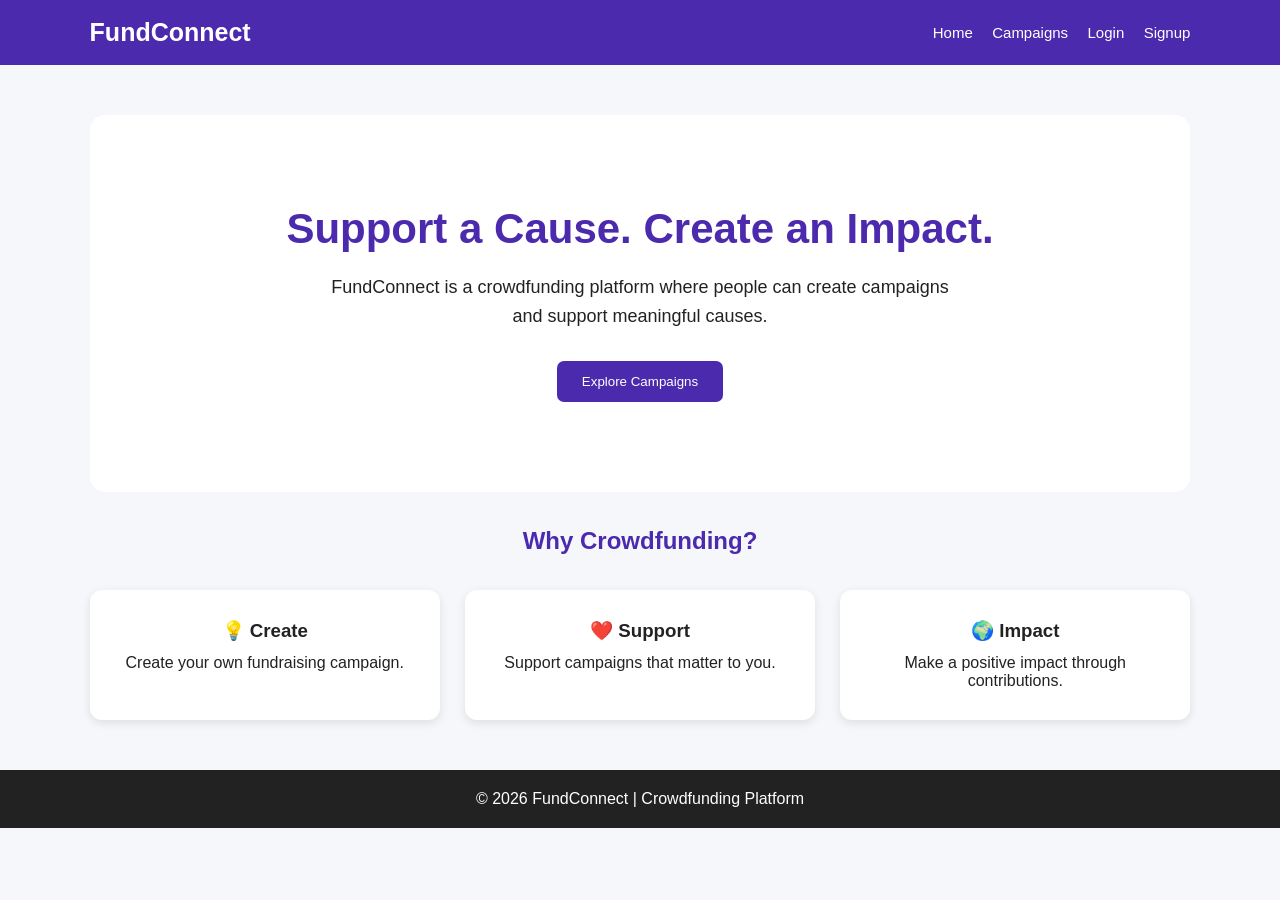
<file: index.html>
<!DOCTYPE html>
<html lang="en">
<head>
    <meta charset="UTF-8">
    <meta name="viewport" content="width=device-width, initial-scale=1.0">
    <title>Crowdfunding Platform</title>
    <link rel="stylesheet" href="style.css">
</head>

<body>

<!-- NAVBAR -->
<nav>
    <h2>FundConnect</h2>

    <div>
        <button onclick="showPage('home')">Home</button>
        <button onclick="showPage('campaigns')">Campaigns</button>
        <button onclick="showPage('login')">Login</button>
        <button onclick="showPage('signup')">Signup</button>
    </div>
</nav>


<!-- HOME -->
<section id="home" class="page active">
    <div class="hero">
        <h1>Support a Cause. Create an Impact.</h1>
        <p>
            FundConnect is a crowdfunding platform where people can
            create campaigns and support meaningful causes.
        </p>

        <button class="main-btn" onclick="showPage('campaigns')">
            Explore Campaigns
        </button>
    </div>

    <h2 class="section-title">Why Crowdfunding?</h2>

    <div class="features">
        <div class="feature">
            <h3>💡 Create</h3>
            <p>Create your own fundraising campaign.</p>
        </div>

        <div class="feature">
            <h3>❤️ Support</h3>
            <p>Support campaigns that matter to you.</p>
        </div>

        <div class="feature">
            <h3>🌍 Impact</h3>
            <p>Make a positive impact through contributions.</p>
        </div>
    </div>
</section>


<!-- SIGNUP -->
<section id="signup" class="page">
    <div class="form-box">
        <h2>Create Account</h2>

        <input type="text" id="signupName" placeholder="Full Name">
        <input type="email" id="signupEmail" placeholder="Email">
        <input type="password" id="signupPassword" placeholder="Password">

        <select id="signupRole">
            <option value="user">User</option>
            <option value="admin">Admin</option>
        </select>

        <button onclick="signup()">Signup</button>

        <p>
            Already have an account?
            <span onclick="showPage('login')">Login</span>
        </p>
    </div>
</section>


<!-- LOGIN -->
<section id="login" class="page">
    <div class="form-box">
        <h2>Login</h2>

        <input type="email" id="loginEmail" placeholder="Email">
        <input type="password" id="loginPassword" placeholder="Password">

        <button onclick="login()">Login</button>

        <p>
            Don't have an account?
            <span onclick="showPage('signup')">Signup</span>
        </p>
    </div>
</section>


<!-- CAMPAIGNS -->
<section id="campaigns" class="page">
    <h2 class="section-title">Available Campaigns</h2>

    <div id="campaignContainer" class="campaign-grid">
        <!-- Campaigns will appear here -->
    </div>
</section>


<!-- USER DASHBOARD -->
<section id="userDashboard" class="page">

    <h1>User Dashboard</h1>

    <div class="dashboard-cards">

        <div class="dashboard-card">
            <h3>My Campaigns</h3>
            <p id="myCampaignCount">0</p>
        </div>

        <div class="dashboard-card">
            <h3>My Donations</h3>
            <p id="myDonationCount">0</p>
        </div>

    </div>

    <div class="dashboard-buttons">
        <button onclick="showPage('createCampaign')">
            Create Campaign
        </button>

        <button onclick="showPage('campaigns')">
            Browse Campaigns
        </button>

        <button onclick="logout()">
            Logout
        </button>
    </div>

</section>


<!-- CREATE CAMPAIGN -->
<section id="createCampaign" class="page">

    <div class="form-box">

        <h2>Create Campaign</h2>

        <input type="text"
               id="campaignTitle"
               placeholder="Campaign Title">

        <textarea
            id="campaignDescription"
            placeholder="Campaign Description"></textarea>

        <input type="number"
               id="campaignTarget"
               placeholder="Target Amount">

        <input type="date"
               id="campaignDeadline">

        <button onclick="createCampaign()">
            Create Campaign
        </button>

    </div>

</section>


<!-- ADMIN DASHBOARD -->
<section id="adminDashboard" class="page">

    <h1>Admin Dashboard</h1>

    <div class="dashboard-cards">

        <div class="dashboard-card">
            <h3>Total Users</h3>
            <p id="totalUsers">0</p>
        </div>

        <div class="dashboard-card">
            <h3>Total Campaigns</h3>
            <p id="totalCampaigns">0</p>
        </div>

        <div class="dashboard-card">
            <h3>Total Donations</h3>
            <p id="totalDonations">₹0</p>
        </div>

    </div>

    <h2>Manage Campaigns</h2>

    <div id="adminCampaigns"></div>

    <button onclick="logout()">Logout</button>

</section>


<footer>
    <p>© 2026 FundConnect | Crowdfunding Platform</p>
</footer>


<script src="script.js"></script>

</body>
</html>
</file>
<file: style.css>
* {
    margin: 0;
    padding: 0;
    box-sizing: border-box;
    font-family: Arial, sans-serif;
}

body {
    background: #f5f7fb;
    color: #222;
}

/* NAVBAR */

nav {
    background: #4b2aad;
    color: white;
    padding: 18px 7%;
    display: flex;
    justify-content: space-between;
    align-items: center;
}

nav h2 {
    font-size: 25px;
}

nav button {
    background: transparent;
    color: white;
    border: none;
    margin-left: 15px;
    cursor: pointer;
    font-size: 15px;
}

nav button:hover {
    text-decoration: underline;
}


/* PAGE */

.page {
    display: none;
    padding: 50px 7%;
    min-height: 75vh;
}

.page.active {
    display: block;
}


/* HERO */

.hero {
    text-align: center;
    padding: 90px 20px;
    background: white;
    border-radius: 15px;
}

.hero h1 {
    font-size: 42px;
    color: #4b2aad;
    margin-bottom: 20px;
}

.hero p {
    max-width: 650px;
    margin: auto;
    font-size: 18px;
    line-height: 1.6;
}

.main-btn {
    margin-top: 30px;
    padding: 13px 25px;
    background: #4b2aad;
    color: white;
    border: none;
    border-radius: 7px;
    cursor: pointer;
}


/* SECTION */

.section-title {
    text-align: center;
    margin: 35px 0;
    color: #4b2aad;
}


/* FEATURES */

.features {
    display: grid;
    grid-template-columns: repeat(3, 1fr);
    gap: 25px;
}

.feature {
    background: white;
    padding: 30px;
    border-radius: 12px;
    text-align: center;
    box-shadow: 0 3px 10px rgba(0,0,0,0.1);
}

.feature h3 {
    margin-bottom: 12px;
}


/* FORM */

.form-box {
    width: 400px;
    max-width: 100%;
    margin: auto;
    background: white;
    padding: 35px;
    border-radius: 12px;
    box-shadow: 0 3px 12px rgba(0,0,0,0.12);
}

.form-box h2 {
    text-align: center;
    color: #4b2aad;
    margin-bottom: 25px;
}

.form-box input,
.form-box textarea,
.form-box select {
    width: 100%;
    padding: 12px;
    margin-bottom: 15px;
    border: 1px solid #ccc;
    border-radius: 6px;
}

.form-box textarea {
    height: 100px;
    resize: none;
}

.form-box button {
    width: 100%;
    padding: 12px;
    background: #4b2aad;
    color: white;
    border: none;
    border-radius: 6px;
    cursor: pointer;
}

.form-box p {
    text-align: center;
    margin-top: 15px;
}

.form-box span {
    color: #4b2aad;
    cursor: pointer;
    font-weight: bold;
}


/* CAMPAIGNS */

.campaign-grid {
    display: grid;
    grid-template-columns: repeat(3, 1fr);
    gap: 25px;
}

.campaign-card {
    background: white;
    padding: 25px;
    border-radius: 12px;
    box-shadow: 0 3px 10px rgba(0,0,0,0.1);
}

.campaign-card h3 {
    color: #4b2aad;
    margin-bottom: 10px;
}

.campaign-card p {
    margin: 8px 0;
}

.campaign-card button {
    width: 100%;
    margin-top: 15px;
    padding: 10px;
    border: none;
    background: #4b2aad;
    color: white;
    border-radius: 6px;
    cursor: pointer;
}


/* DASHBOARD */

.dashboard-cards {
    display: grid;
    grid-template-columns: repeat(3, 1fr);
    gap: 20px;
    margin: 30px 0;
}

.dashboard-card {
    background: white;
    padding: 30px;
    text-align: center;
    border-radius: 12px;
    box-shadow: 0 3px 10px rgba(0,0,0,0.1);
}

.dashboard-card h3 {
    color: #555;
}

.dashboard-card p {
    font-size: 30px;
    color: #4b2aad;
    margin-top: 10px;
    font-weight: bold;
}

.dashboard-buttons {
    display: flex;
    gap: 15px;
    margin-top: 30px;
}

.dashboard-buttons button,
#adminDashboard > button {
    padding: 12px 20px;
    background: #4b2aad;
    color: white;
    border: none;
    border-radius: 6px;
    cursor: pointer;
}


/* ADMIN */

#adminCampaigns {
    margin: 25px 0;
}

.admin-item {
    background: white;
    padding: 20px;
    margin-bottom: 15px;
    border-radius: 8px;
    display: flex;
    justify-content: space-between;
    align-items: center;
}

.admin-item button {
    padding: 8px 15px;
    margin-left: 8px;
    border: none;
    border-radius: 5px;
    cursor: pointer;
}


/* FOOTER */

footer {
    background: #222;
    color: white;
    text-align: center;
    padding: 20px;
}


/* RESPONSIVE */

@media (max-width: 800px) {

    nav {
        flex-direction: column;
        gap: 15px;
    }

    .features,
    .campaign-grid,
    .dashboard-cards {
        grid-template-columns: 1fr;
    }

    .hero h1 {
        font-size: 30px;
    }

    .dashboard-buttons {
        flex-direction: column;
    }
}
</file>
